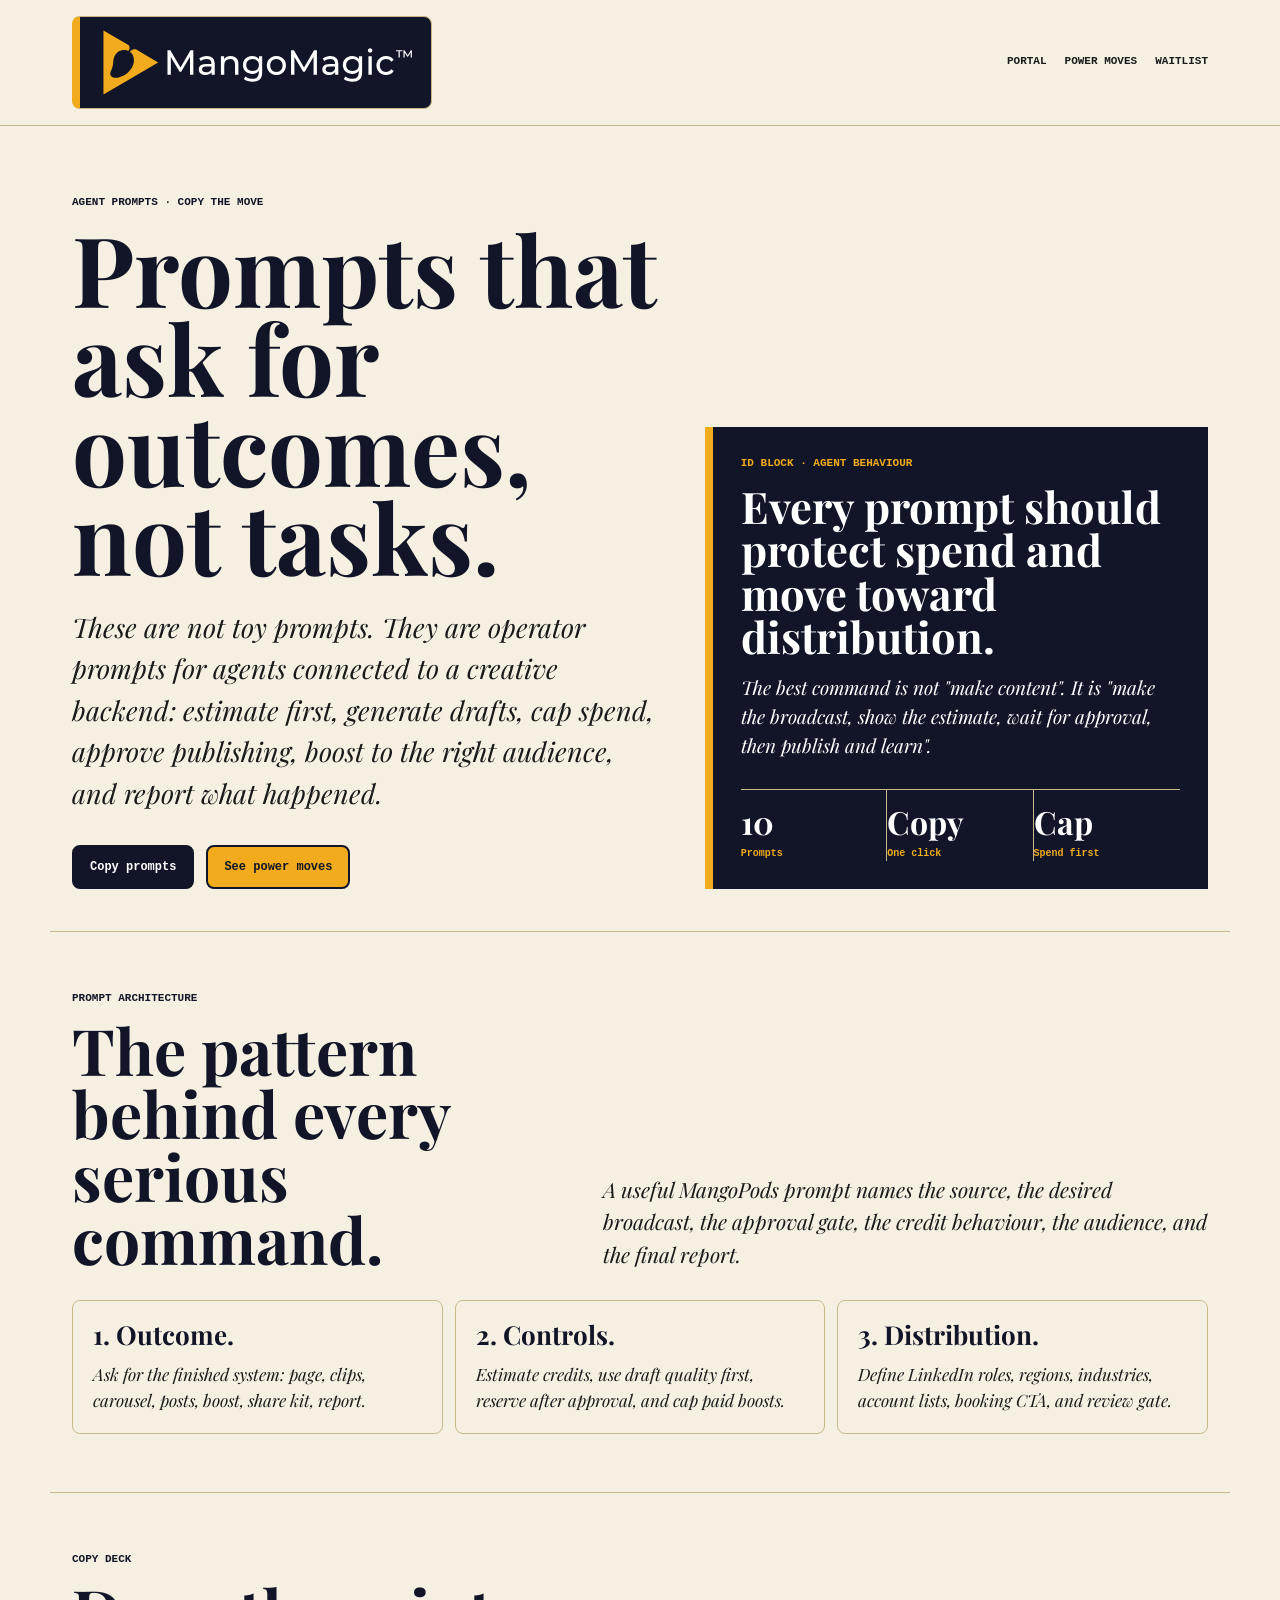
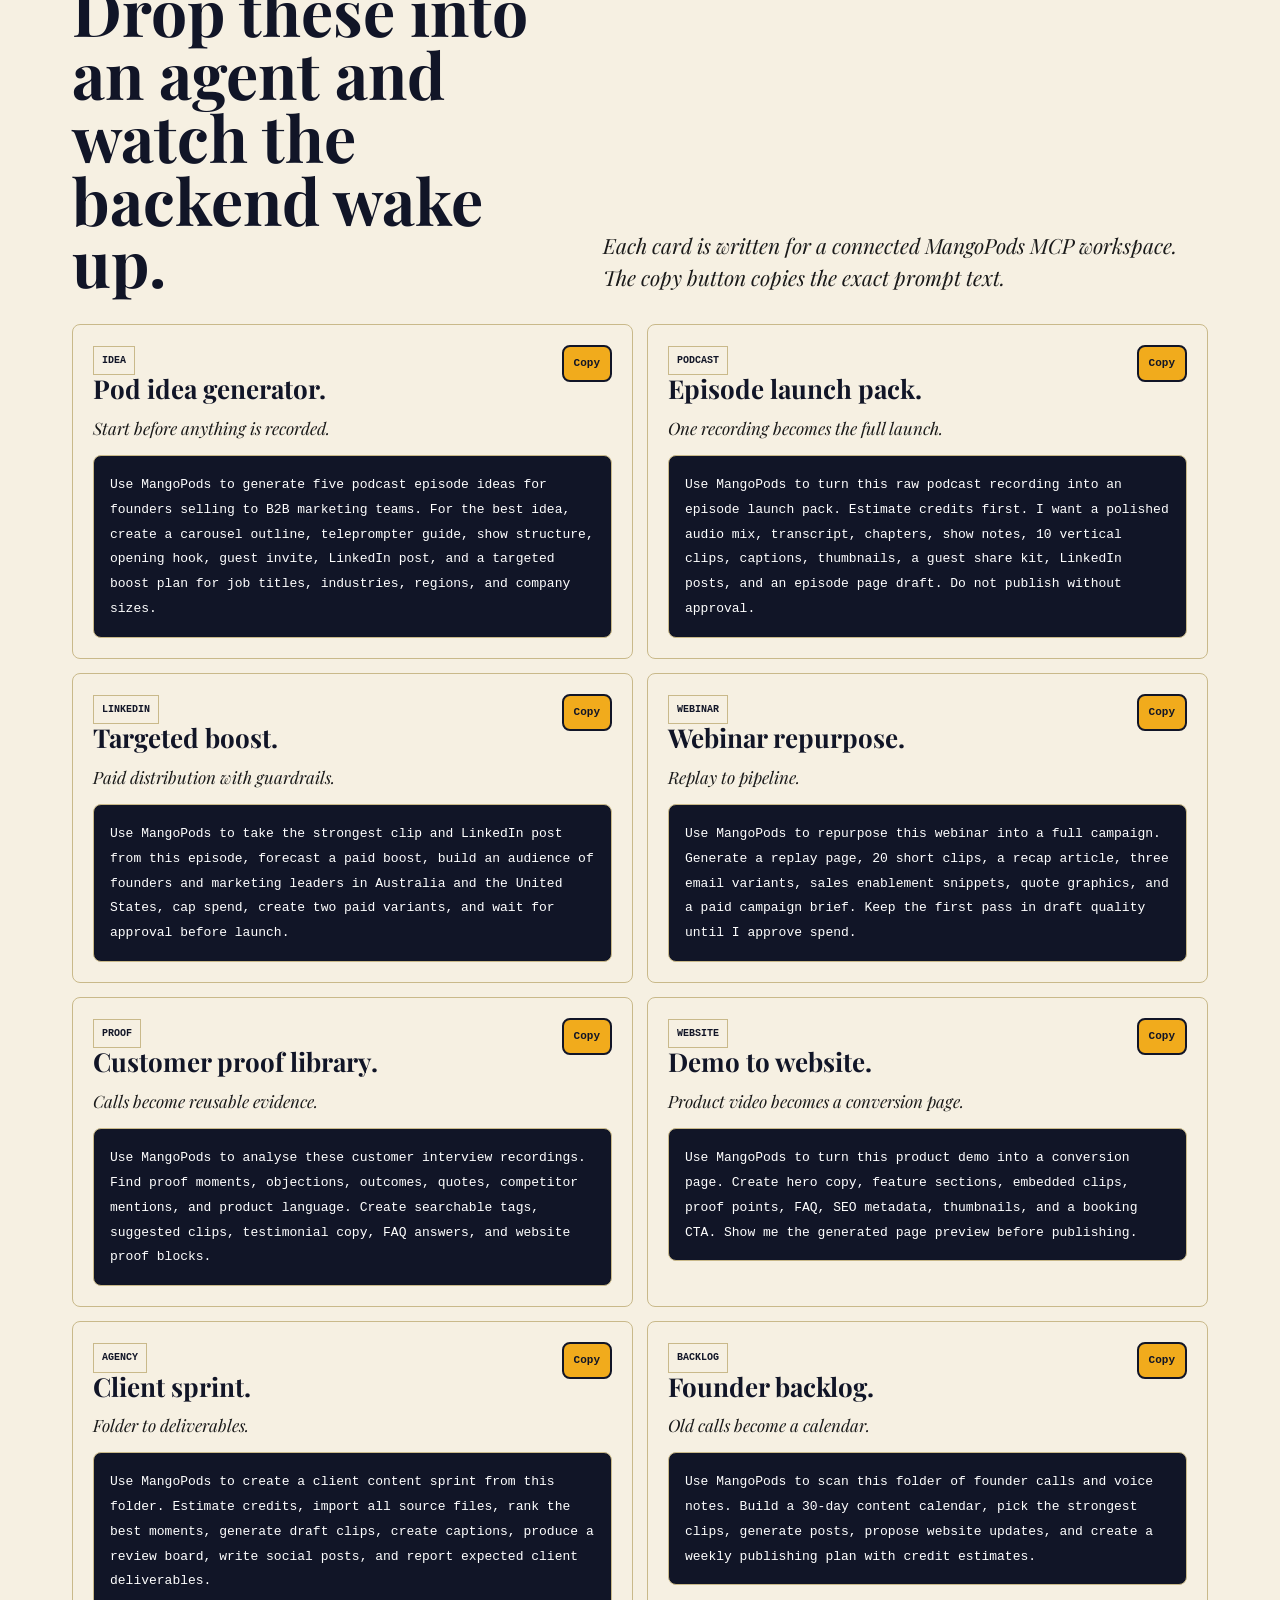
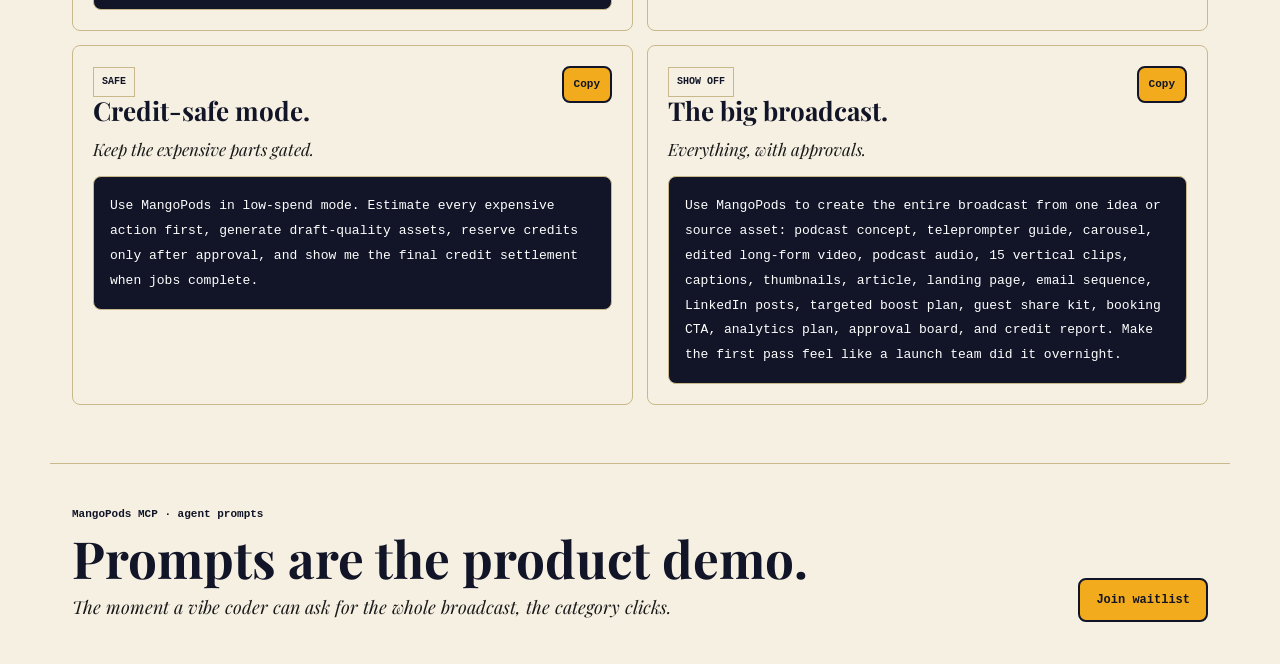
<file: agent-prompts.html>
<!doctype html>
<html lang="en">
<head>
  <meta charset="utf-8">
  <meta name="viewport" content="width=device-width, initial-scale=1">
  <title>MangoPods MCP Agent Prompts</title>
  <meta name="description" content="Copy-ready MangoPods MCP prompts for agents, vibe coders, content teams, and partner apps.">
  <link rel="canonical" href="https://mangomagic.live/api">
  <link rel="preconnect" href="https://fonts.googleapis.com">
  <link rel="preconnect" href="https://fonts.gstatic.com" crossorigin>
  <link href="https://fonts.googleapis.com/css2?family=Montserrat:wght@700;800&family=Playfair+Display:ital,wght@0,600;0,700;0,800;1,400;1,600;1,700&display=swap" rel="stylesheet">
  <link rel="stylesheet" href="assets/mangopods-pages.css">
</head>
<body>
  <div class="shell">
    <header class="topbar">
      <div class="topbar-inner">
        <a class="brand" href="index.html" aria-label="MangoPods MCP home">
          <img src="assets/mangomagic_wide_dark.svg" alt="MangoMagic">
        </a>
        <nav class="nav" aria-label="Agent prompts navigation">
          <a href="index.html">Portal</a>
          <a href="power-moves.html">Power moves</a>
          <a href="https://mangomagic.live/waitlist?ref=github">Waitlist</a>
        </nav>
      </div>
    </header>

    <main>
      <section class="hero">
        <div>
          <span class="label">Agent prompts · copy the move</span>
          <h1>Prompts that ask for outcomes, not tasks.</h1>
          <p>These are not toy prompts. They are operator prompts for agents connected to a creative backend: estimate first, generate drafts, cap spend, approve publishing, boost to the right audience, and report what happened.</p>
          <div class="hero-actions">
            <a class="button" href="#prompts">Copy prompts</a>
            <a class="button secondary" href="power-moves.html">See power moves</a>
          </div>
        </div>
        <aside class="id-block">
          <div>
            <span class="label">ID block · agent behaviour</span>
            <h2>Every prompt should protect spend and move toward distribution.</h2>
            <p>The best command is not "make content". It is "make the broadcast, show the estimate, wait for approval, then publish and learn".</p>
          </div>
          <div class="stats">
            <div class="stat">
              <strong>10</strong>
              <span class="stat-label">Prompts</span>
            </div>
            <div class="stat">
              <strong>Copy</strong>
              <span class="stat-label">One click</span>
            </div>
            <div class="stat">
              <strong>Cap</strong>
              <span class="stat-label">Spend first</span>
            </div>
          </div>
        </aside>
      </section>

      <section class="section">
        <div class="section-head">
          <div>
            <span class="label">Prompt architecture</span>
            <h2 class="section-title">The pattern behind every serious command.</h2>
          </div>
          <p>A useful MangoPods prompt names the source, the desired broadcast, the approval gate, the credit behaviour, the audience, and the final report.</p>
        </div>
        <div class="grid">
          <article class="metric-card"><h3>1. Outcome.</h3><p>Ask for the finished system: page, clips, carousel, posts, boost, share kit, report.</p></article>
          <article class="metric-card"><h3>2. Controls.</h3><p>Estimate credits, use draft quality first, reserve after approval, and cap paid boosts.</p></article>
          <article class="metric-card"><h3>3. Distribution.</h3><p>Define LinkedIn roles, regions, industries, account lists, booking CTA, and review gate.</p></article>
        </div>
      </section>

      <section class="section" id="prompts">
        <div class="section-head">
          <div>
            <span class="label">Copy deck</span>
            <h2 class="section-title">Drop these into an agent and watch the backend wake up.</h2>
          </div>
          <p>Each card is written for a connected MangoPods MCP workspace. The copy button copies the exact prompt text.</p>
        </div>
        <div class="prompt-grid">
          <article class="prompt-card">
            <div class="prompt-top">
              <div><span class="tag">Idea</span><h3>Pod idea generator.</h3><p>Start before anything is recorded.</p></div>
              <button class="copy-button" type="button">Copy</button>
            </div>
            <pre><code>Use MangoPods to generate five podcast episode ideas for founders selling to B2B marketing teams. For the best idea, create a carousel outline, teleprompter guide, show structure, opening hook, guest invite, LinkedIn post, and a targeted boost plan for job titles, industries, regions, and company sizes.</code></pre>
          </article>

          <article class="prompt-card">
            <div class="prompt-top">
              <div><span class="tag">Podcast</span><h3>Episode launch pack.</h3><p>One recording becomes the full launch.</p></div>
              <button class="copy-button" type="button">Copy</button>
            </div>
            <pre><code>Use MangoPods to turn this raw podcast recording into an episode launch pack. Estimate credits first. I want a polished audio mix, transcript, chapters, show notes, 10 vertical clips, captions, thumbnails, a guest share kit, LinkedIn posts, and an episode page draft. Do not publish without approval.</code></pre>
          </article>

          <article class="prompt-card">
            <div class="prompt-top">
              <div><span class="tag">LinkedIn</span><h3>Targeted boost.</h3><p>Paid distribution with guardrails.</p></div>
              <button class="copy-button" type="button">Copy</button>
            </div>
            <pre><code>Use MangoPods to take the strongest clip and LinkedIn post from this episode, forecast a paid boost, build an audience of founders and marketing leaders in Australia and the United States, cap spend, create two paid variants, and wait for approval before launch.</code></pre>
          </article>

          <article class="prompt-card">
            <div class="prompt-top">
              <div><span class="tag">Webinar</span><h3>Webinar repurpose.</h3><p>Replay to pipeline.</p></div>
              <button class="copy-button" type="button">Copy</button>
            </div>
            <pre><code>Use MangoPods to repurpose this webinar into a full campaign. Generate a replay page, 20 short clips, a recap article, three email variants, sales enablement snippets, quote graphics, and a paid campaign brief. Keep the first pass in draft quality until I approve spend.</code></pre>
          </article>

          <article class="prompt-card">
            <div class="prompt-top">
              <div><span class="tag">Proof</span><h3>Customer proof library.</h3><p>Calls become reusable evidence.</p></div>
              <button class="copy-button" type="button">Copy</button>
            </div>
            <pre><code>Use MangoPods to analyse these customer interview recordings. Find proof moments, objections, outcomes, quotes, competitor mentions, and product language. Create searchable tags, suggested clips, testimonial copy, FAQ answers, and website proof blocks.</code></pre>
          </article>

          <article class="prompt-card">
            <div class="prompt-top">
              <div><span class="tag">Website</span><h3>Demo to website.</h3><p>Product video becomes a conversion page.</p></div>
              <button class="copy-button" type="button">Copy</button>
            </div>
            <pre><code>Use MangoPods to turn this product demo into a conversion page. Create hero copy, feature sections, embedded clips, proof points, FAQ, SEO metadata, thumbnails, and a booking CTA. Show me the generated page preview before publishing.</code></pre>
          </article>

          <article class="prompt-card">
            <div class="prompt-top">
              <div><span class="tag">Agency</span><h3>Client sprint.</h3><p>Folder to deliverables.</p></div>
              <button class="copy-button" type="button">Copy</button>
            </div>
            <pre><code>Use MangoPods to create a client content sprint from this folder. Estimate credits, import all source files, rank the best moments, generate draft clips, create captions, produce a review board, write social posts, and report expected client deliverables.</code></pre>
          </article>

          <article class="prompt-card">
            <div class="prompt-top">
              <div><span class="tag">Backlog</span><h3>Founder backlog.</h3><p>Old calls become a calendar.</p></div>
              <button class="copy-button" type="button">Copy</button>
            </div>
            <pre><code>Use MangoPods to scan this folder of founder calls and voice notes. Build a 30-day content calendar, pick the strongest clips, generate posts, propose website updates, and create a weekly publishing plan with credit estimates.</code></pre>
          </article>

          <article class="prompt-card">
            <div class="prompt-top">
              <div><span class="tag">Safe</span><h3>Credit-safe mode.</h3><p>Keep the expensive parts gated.</p></div>
              <button class="copy-button" type="button">Copy</button>
            </div>
            <pre><code>Use MangoPods in low-spend mode. Estimate every expensive action first, generate draft-quality assets, reserve credits only after approval, and show me the final credit settlement when jobs complete.</code></pre>
          </article>

          <article class="prompt-card">
            <div class="prompt-top">
              <div><span class="tag">Show off</span><h3>The big broadcast.</h3><p>Everything, with approvals.</p></div>
              <button class="copy-button" type="button">Copy</button>
            </div>
            <pre><code>Use MangoPods to create the entire broadcast from one idea or source asset: podcast concept, teleprompter guide, carousel, edited long-form video, podcast audio, 15 vertical clips, captions, thumbnails, article, landing page, email sequence, LinkedIn posts, targeted boost plan, guest share kit, booking CTA, analytics plan, approval board, and credit report. Make the first pass feel like a launch team did it overnight.</code></pre>
          </article>
        </div>
      </section>
    </main>

    <footer class="footer">
      <div>
        <span class="footer-label">MangoPods MCP · agent prompts</span>
        <h2>Prompts are the product demo.</h2>
        <p>The moment a vibe coder can ask for the whole broadcast, the category clicks.</p>
      </div>
      <a class="button secondary" href="https://mangomagic.live/waitlist?ref=github">Join waitlist</a>
    </footer>
  </div>
  <script>
    document.querySelectorAll(".copy-button").forEach((button) => {
      button.addEventListener("click", async () => {
        const prompt = button.closest(".prompt-card").querySelector("code").innerText;
        try {
          await navigator.clipboard.writeText(prompt);
          button.textContent = "Copied";
          setTimeout(() => button.textContent = "Copy", 1300);
        } catch {
          button.textContent = "Select";
          setTimeout(() => button.textContent = "Copy", 1300);
        }
      });
    });
  </script>
</body>
</html>
</file>
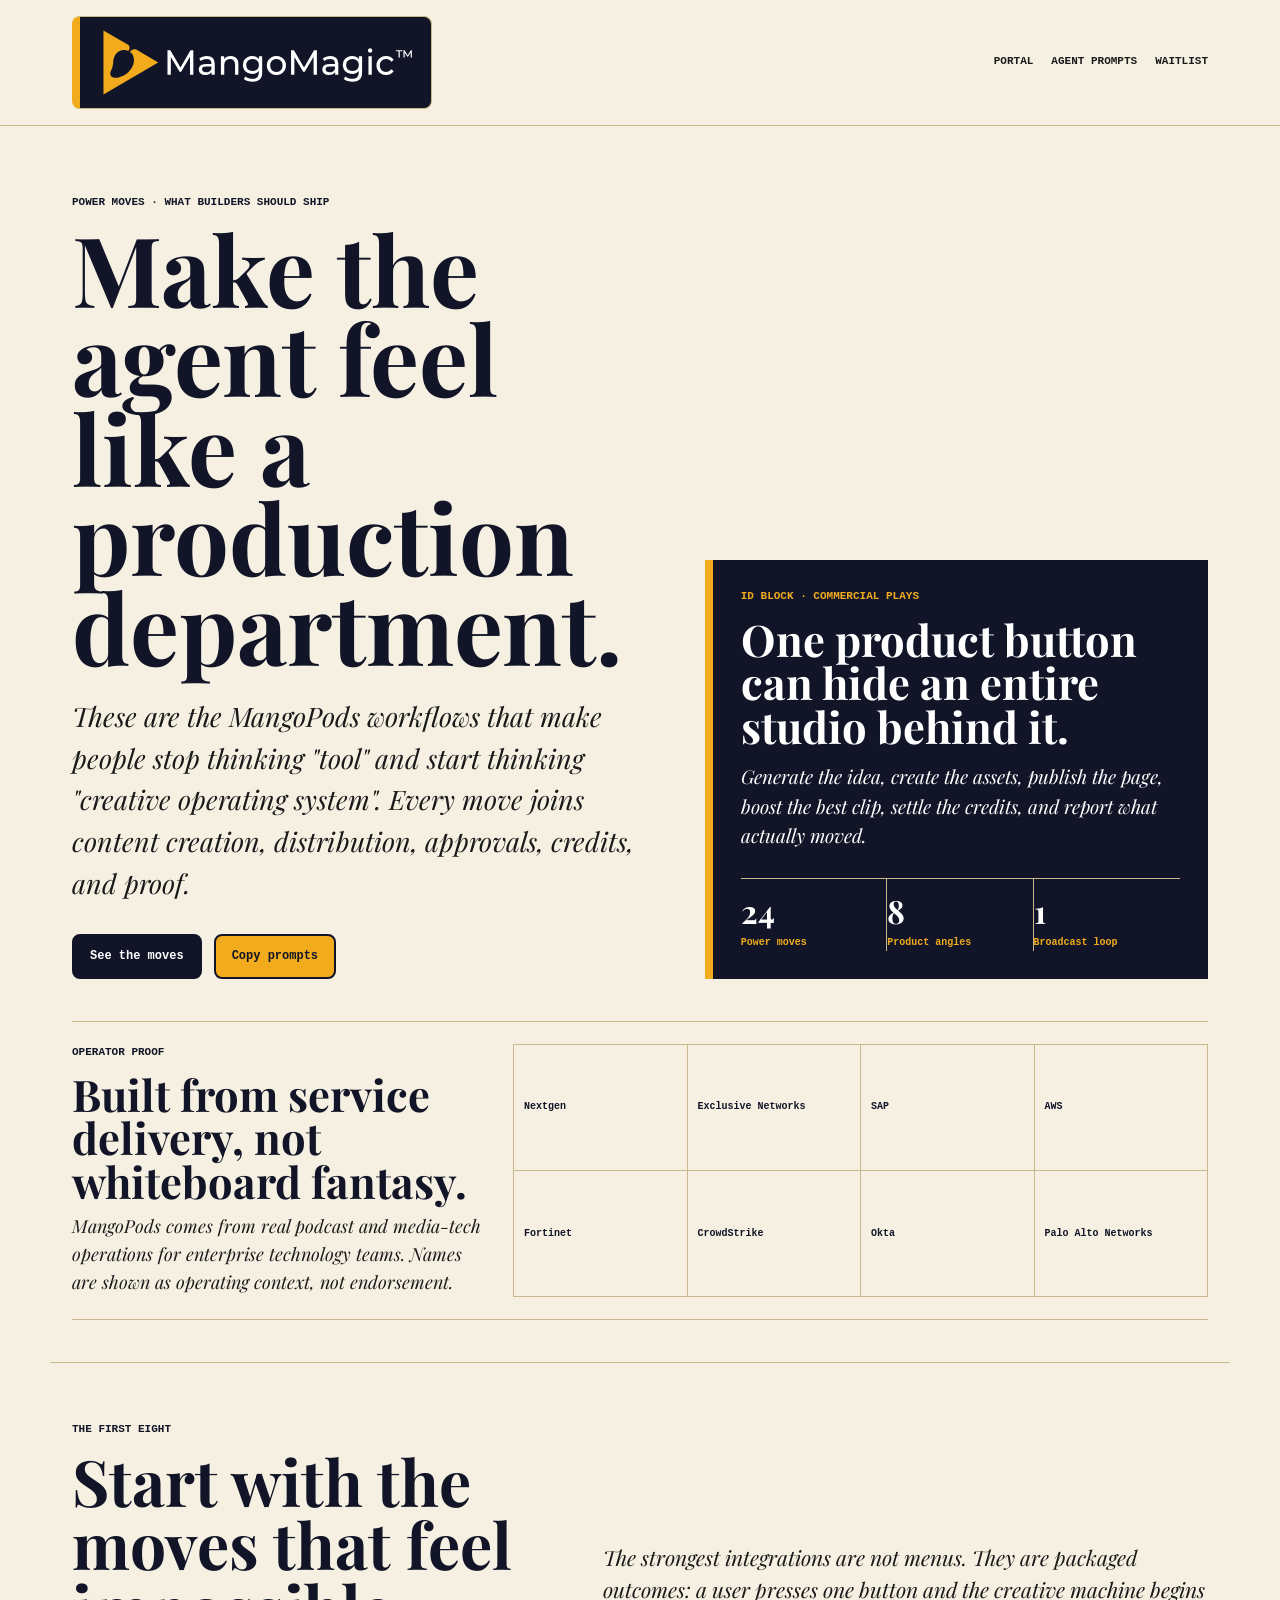
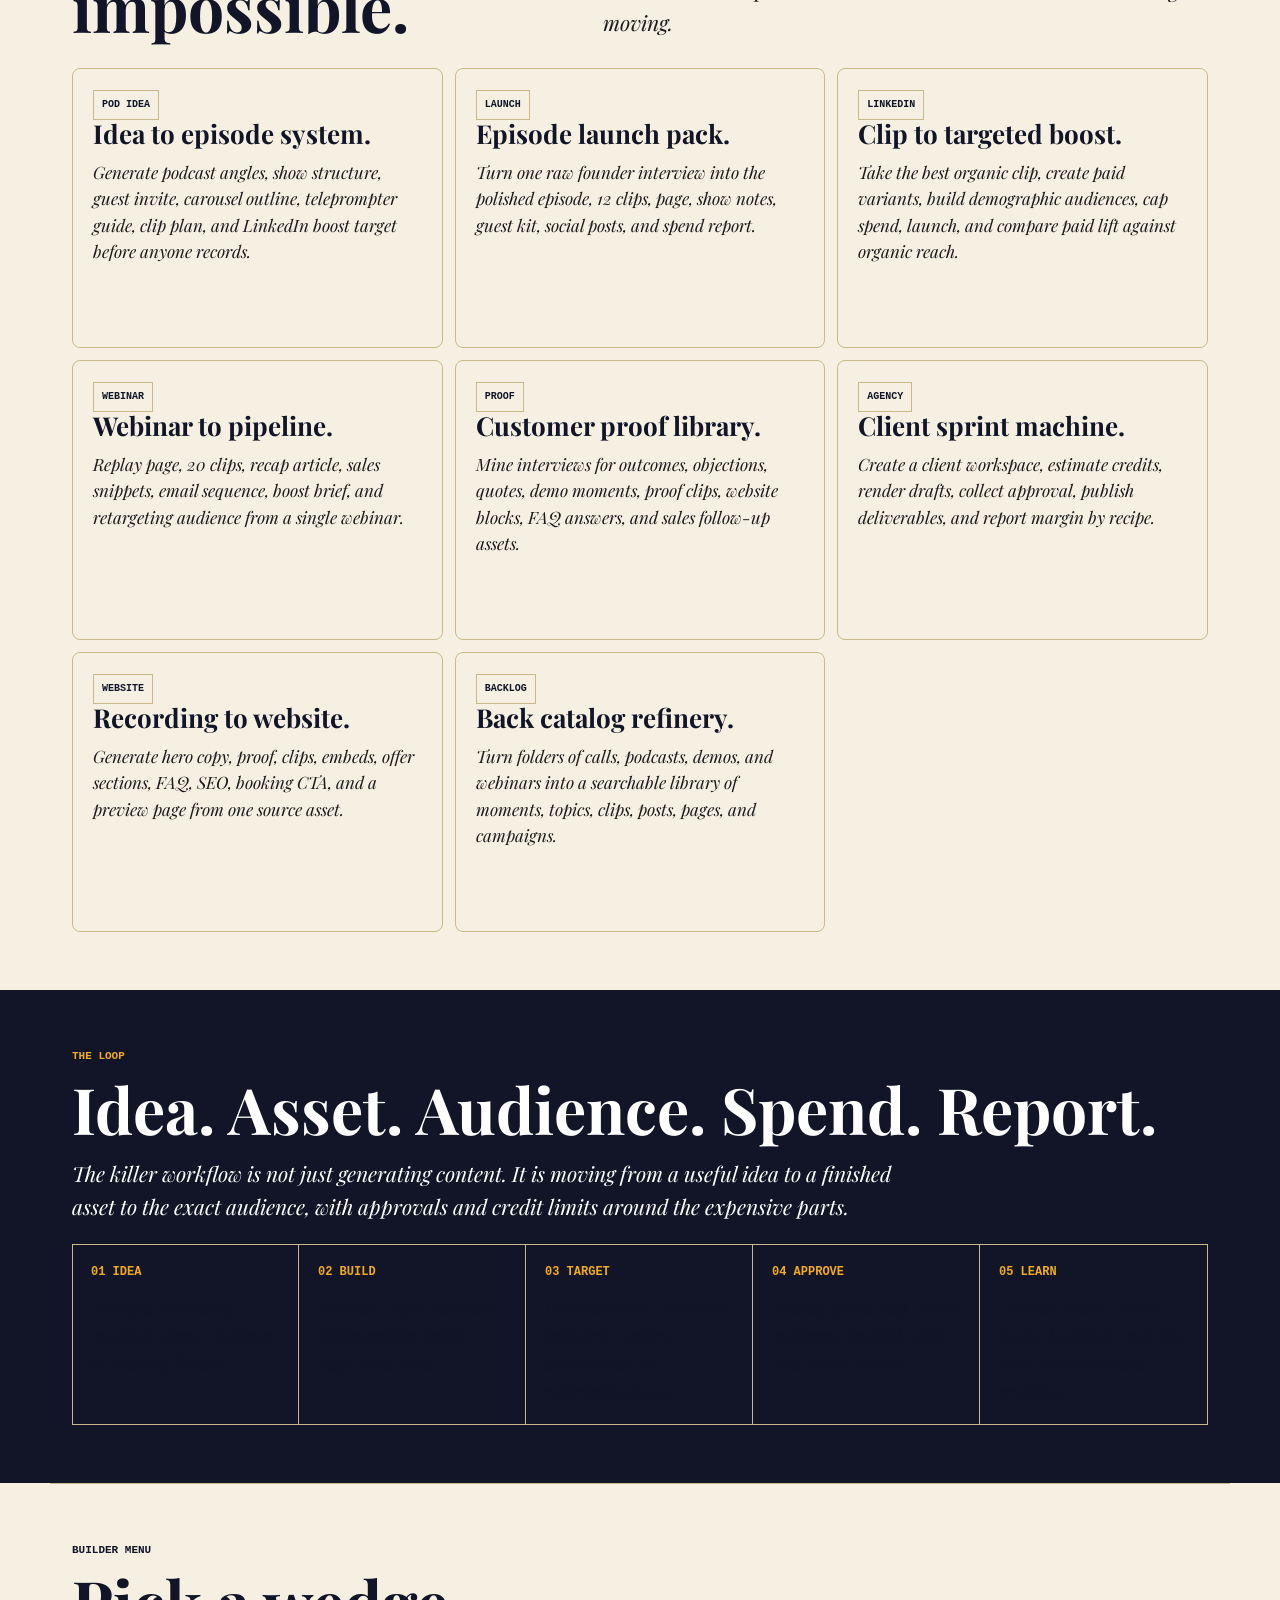
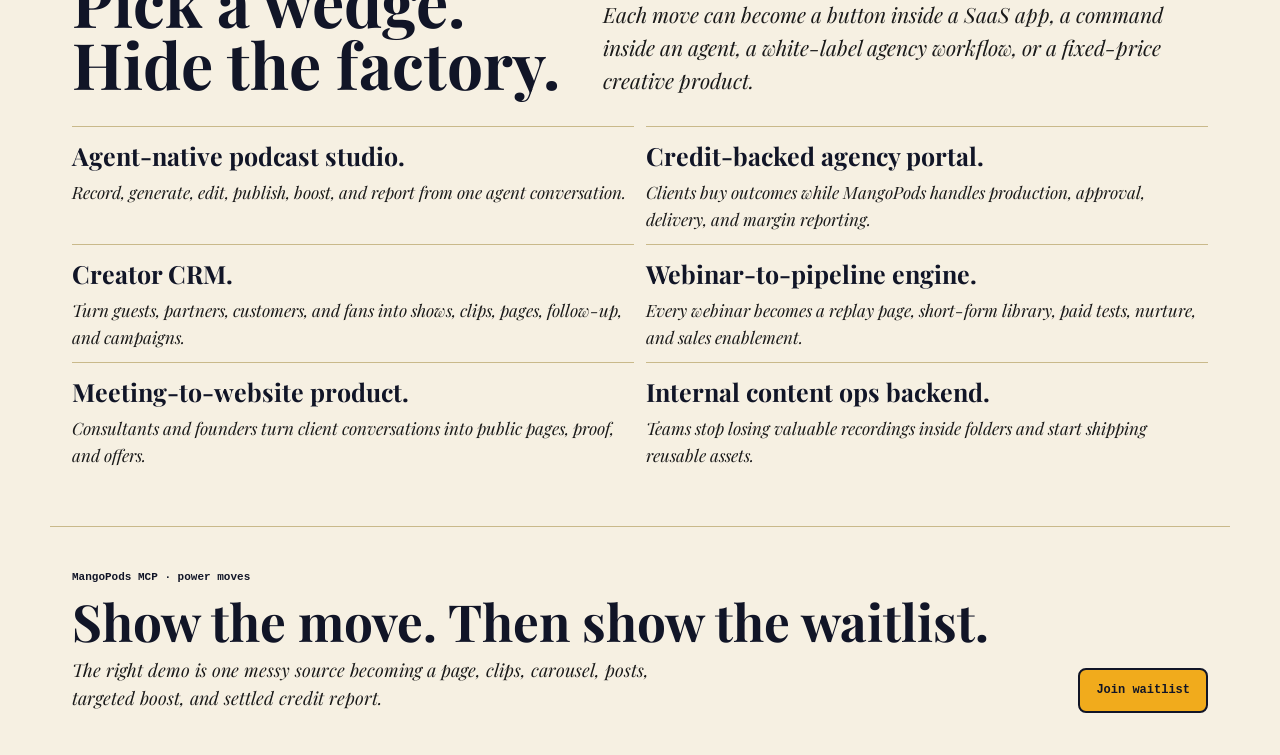
<file: power-moves.html>
<!doctype html>
<html lang="en">
<head>
  <meta charset="utf-8">
  <meta name="viewport" content="width=device-width, initial-scale=1">
  <title>MangoPods MCP Power Moves</title>
  <meta name="description" content="High-value MangoPods MCP workflows for vibe coders, agencies, creators, SaaS teams, and partner apps.">
  <link rel="canonical" href="https://mangomagic.live/api">
  <link rel="preconnect" href="https://fonts.googleapis.com">
  <link rel="preconnect" href="https://fonts.gstatic.com" crossorigin>
  <link href="https://fonts.googleapis.com/css2?family=Montserrat:wght@700;800&family=Playfair+Display:ital,wght@0,600;0,700;0,800;1,400;1,600;1,700&display=swap" rel="stylesheet">
  <link rel="stylesheet" href="assets/mangopods-pages.css">
</head>
<body>
  <div class="shell">
    <header class="topbar">
      <div class="topbar-inner">
        <a class="brand" href="index.html" aria-label="MangoPods MCP home">
          <img src="assets/mangomagic_wide_dark.svg" alt="MangoMagic">
        </a>
        <nav class="nav" aria-label="Power moves navigation">
          <a href="index.html">Portal</a>
          <a href="agent-prompts.html">Agent prompts</a>
          <a href="https://mangomagic.live/waitlist?ref=github">Waitlist</a>
        </nav>
      </div>
    </header>

    <main>
      <section class="hero">
        <div>
          <span class="label">Power moves · what builders should ship</span>
          <h1>Make the agent feel like a production department.</h1>
          <p>These are the MangoPods workflows that make people stop thinking "tool" and start thinking "creative operating system". Every move joins content creation, distribution, approvals, credits, and proof.</p>
          <div class="hero-actions">
            <a class="button" href="#moves">See the moves</a>
            <a class="button secondary" href="agent-prompts.html">Copy prompts</a>
          </div>
        </div>
        <aside class="id-block">
          <div>
            <span class="label">ID block · commercial plays</span>
            <h2>One product button can hide an entire studio behind it.</h2>
            <p>Generate the idea, create the assets, publish the page, boost the best clip, settle the credits, and report what actually moved.</p>
          </div>
          <div class="stats">
            <div class="stat">
              <strong>24</strong>
              <span class="stat-label">Power moves</span>
            </div>
            <div class="stat">
              <strong>8</strong>
              <span class="stat-label">Product angles</span>
            </div>
            <div class="stat">
              <strong>1</strong>
              <span class="stat-label">Broadcast loop</span>
            </div>
          </div>
        </aside>
      </section>

      <section class="proof-strip">
        <div class="proof-strip-inner">
          <div>
            <span class="label">Operator proof</span>
            <h2>Built from service delivery, not whiteboard fantasy.</h2>
            <p>MangoPods comes from real podcast and media-tech operations for enterprise technology teams. Names are shown as operating context, not endorsement.</p>
          </div>
          <div class="proof-names" aria-label="Enterprise operator context">
            <span class="proof-name">Nextgen</span>
            <span class="proof-name">Exclusive Networks</span>
            <span class="proof-name">SAP</span>
            <span class="proof-name">AWS</span>
            <span class="proof-name">Fortinet</span>
            <span class="proof-name">CrowdStrike</span>
            <span class="proof-name">Okta</span>
            <span class="proof-name">Palo Alto Networks</span>
          </div>
        </div>
      </section>

      <section class="section" id="moves">
        <div class="section-head">
          <div>
            <span class="label">The first eight</span>
            <h2 class="section-title">Start with the moves that feel impossible.</h2>
          </div>
          <p>The strongest integrations are not menus. They are packaged outcomes: a user presses one button and the creative machine begins moving.</p>
        </div>
        <div class="grid">
          <article class="move-card">
            <div>
              <span class="tag">Pod idea</span>
              <h3>Idea to episode system.</h3>
              <p>Generate podcast angles, show structure, guest invite, carousel outline, teleprompter guide, clip plan, and LinkedIn boost target before anyone records.</p>
            </div>
          </article>
          <article class="move-card">
            <div>
              <span class="tag">Launch</span>
              <h3>Episode launch pack.</h3>
              <p>Turn one raw founder interview into the polished episode, 12 clips, page, show notes, guest kit, social posts, and spend report.</p>
            </div>
          </article>
          <article class="move-card">
            <div>
              <span class="tag">LinkedIn</span>
              <h3>Clip to targeted boost.</h3>
              <p>Take the best organic clip, create paid variants, build demographic audiences, cap spend, launch, and compare paid lift against organic reach.</p>
            </div>
          </article>
          <article class="move-card">
            <div>
              <span class="tag">Webinar</span>
              <h3>Webinar to pipeline.</h3>
              <p>Replay page, 20 clips, recap article, sales snippets, email sequence, boost brief, and retargeting audience from a single webinar.</p>
            </div>
          </article>
          <article class="move-card">
            <div>
              <span class="tag">Proof</span>
              <h3>Customer proof library.</h3>
              <p>Mine interviews for outcomes, objections, quotes, demo moments, proof clips, website blocks, FAQ answers, and sales follow-up assets.</p>
            </div>
          </article>
          <article class="move-card">
            <div>
              <span class="tag">Agency</span>
              <h3>Client sprint machine.</h3>
              <p>Create a client workspace, estimate credits, render drafts, collect approval, publish deliverables, and report margin by recipe.</p>
            </div>
          </article>
          <article class="move-card">
            <div>
              <span class="tag">Website</span>
              <h3>Recording to website.</h3>
              <p>Generate hero copy, proof, clips, embeds, offer sections, FAQ, SEO, booking CTA, and a preview page from one source asset.</p>
            </div>
          </article>
          <article class="move-card">
            <div>
              <span class="tag">Backlog</span>
              <h3>Back catalog refinery.</h3>
              <p>Turn folders of calls, podcasts, demos, and webinars into a searchable library of moments, topics, clips, posts, pages, and campaigns.</p>
            </div>
          </article>
        </div>
      </section>

      <section class="band">
        <div class="band-inner">
          <span class="label">The loop</span>
          <h2>Idea. Asset. Audience. Spend. Report.</h2>
          <p>The killer workflow is not just generating content. It is moving from a useful idea to a finished asset to the exact audience, with approvals and credit limits around the expensive parts.</p>
          <div class="flow">
            <div class="flow-step"><strong>01 Idea</strong><span>Prompt, recording, meeting, demo, webinar, or backlog folder.</span></div>
            <div class="flow-step"><strong>02 Build</strong><span>Podcast, clips, carousel, teleprompter guide, page, and posts.</span></div>
            <div class="flow-step"><strong>03 Target</strong><span>LinkedIn role, seniority, industry, region, account list, or retargeting pool.</span></div>
            <div class="flow-step"><strong>04 Approve</strong><span>Drafts, spend cap, boost audience, publish state, and client review.</span></div>
            <div class="flow-step"><strong>05 Learn</strong><span>Credits, reach, clicks, leads, bookings, and the next recommended creative.</span></div>
          </div>
        </div>
      </section>

      <section class="section">
        <div class="section-head">
          <div>
            <span class="label">Builder menu</span>
            <h2 class="section-title">Pick a wedge. Hide the factory.</h2>
          </div>
          <p>Each move can become a button inside a SaaS app, a command inside an agent, a white-label agency workflow, or a fixed-price creative product.</p>
        </div>
        <div class="move-list">
          <div class="move-row"><h3>Agent-native podcast studio.</h3><p>Record, generate, edit, publish, boost, and report from one agent conversation.</p></div>
          <div class="move-row"><h3>Credit-backed agency portal.</h3><p>Clients buy outcomes while MangoPods handles production, approval, delivery, and margin reporting.</p></div>
          <div class="move-row"><h3>Creator CRM.</h3><p>Turn guests, partners, customers, and fans into shows, clips, pages, follow-up, and campaigns.</p></div>
          <div class="move-row"><h3>Webinar-to-pipeline engine.</h3><p>Every webinar becomes a replay page, short-form library, paid tests, nurture, and sales enablement.</p></div>
          <div class="move-row"><h3>Meeting-to-website product.</h3><p>Consultants and founders turn client conversations into public pages, proof, and offers.</p></div>
          <div class="move-row"><h3>Internal content ops backend.</h3><p>Teams stop losing valuable recordings inside folders and start shipping reusable assets.</p></div>
        </div>
      </section>
    </main>

    <footer class="footer">
      <div>
        <span class="footer-label">MangoPods MCP · power moves</span>
        <h2>Show the move. Then show the waitlist.</h2>
        <p>The right demo is one messy source becoming a page, clips, carousel, posts, targeted boost, and settled credit report.</p>
      </div>
      <a class="button secondary" href="https://mangomagic.live/waitlist?ref=github">Join waitlist</a>
    </footer>
  </div>
</body>
</html>
</file>
<file: assets/mangopods-pages.css>
:root {
  --gold: #F1AB1C;
  --navy: #111527;
  --cream: #F6F0E2;
  --charcoal: #1A1A1A;
  --sand: #C9B98A;
  --white: #FFFFFF;
  --max: 1180px;
  --radius: 8px;
}

* {
  box-sizing: border-box;
}

html {
  scroll-behavior: smooth;
}

body {
  margin: 0;
  color: var(--charcoal);
  background: var(--cream);
  font-family: "Playfair Display", Georgia, serif;
  font-style: italic;
  line-height: 1.55;
}

img {
  display: block;
  max-width: 100%;
}

a {
  color: inherit;
  text-decoration: none;
}

button,
code,
pre,
.label,
.nav a,
.button,
.tag,
.stat-label,
.metric-label,
.proof-name,
.copy-button,
.footer-label {
  font-family: ui-monospace, SFMono-Regular, Menlo, Monaco, Consolas, "Liberation Mono", monospace;
  font-style: normal;
}

button {
  font: inherit;
}

.shell {
  min-height: 100vh;
}

.topbar {
  border-bottom: 1px solid var(--sand);
}

.topbar-inner {
  max-width: var(--max);
  margin: 0 auto;
  padding: 16px 22px;
  display: flex;
  justify-content: space-between;
  gap: 24px;
  align-items: center;
}

.brand {
  width: min(360px, 72vw);
  display: block;
  background: var(--navy);
  border: 1px solid var(--sand);
  border-left: 8px solid var(--gold);
  border-radius: var(--radius);
  padding: 12px 16px 12px 22px;
}

.nav {
  display: flex;
  gap: 18px;
  align-items: center;
  flex-wrap: wrap;
  justify-content: flex-end;
  font-size: 11px;
  font-weight: 800;
  text-transform: uppercase;
}

.nav a {
  border-bottom: 2px solid transparent;
  padding: 6px 0;
}

.nav a:hover {
  border-color: var(--gold);
}

.hero {
  max-width: var(--max);
  margin: 0 auto;
  padding: 68px 22px 42px;
  display: grid;
  grid-template-columns: minmax(0, 1.08fr) minmax(300px, 0.92fr);
  gap: 42px;
  align-items: end;
}

.label {
  display: block;
  margin-bottom: 12px;
  color: var(--navy);
  font-size: 11px;
  font-weight: 800;
  text-transform: uppercase;
  white-space: pre-wrap;
}

.hero h1,
.section-title,
.panel h2 {
  margin: 0;
  color: var(--navy);
  font-style: normal;
  letter-spacing: 0;
}

.hero h1 {
  font-size: clamp(48px, 7.6vw, 112px);
  line-height: 0.92;
  max-width: 900px;
}

.hero p {
  max-width: 760px;
  margin: 26px 0 0;
  font-size: clamp(20px, 2.1vw, 30px);
}

.hero-actions {
  display: flex;
  flex-wrap: wrap;
  gap: 12px;
  align-items: center;
  margin-top: 30px;
}

.button {
  display: inline-flex;
  min-height: 44px;
  align-items: center;
  justify-content: center;
  padding: 11px 16px;
  border: 2px solid var(--navy);
  border-radius: var(--radius);
  background: var(--navy);
  color: var(--white);
  font-size: 12px;
  font-weight: 800;
  cursor: pointer;
}

.button.secondary {
  background: var(--gold);
  color: var(--navy);
}

.id-block {
  min-height: 360px;
  padding: 28px;
  border-left: 8px solid var(--gold);
  background: var(--navy);
  color: var(--white);
  display: flex;
  flex-direction: column;
  justify-content: space-between;
  gap: 28px;
}

.id-block .label,
.id-block .stat-label,
.id-block .metric-label {
  color: var(--gold);
}

.id-block h2 {
  margin: 10px 0 0;
  color: var(--white);
  font-size: clamp(30px, 3.4vw, 52px);
  line-height: 1;
  font-style: normal;
}

.id-block p {
  margin: 14px 0 0;
  color: var(--white);
  font-size: 19px;
}

.stats {
  display: grid;
  grid-template-columns: repeat(3, minmax(0, 1fr));
  border-top: 1px solid var(--sand);
}

.stat {
  padding: 16px 14px 0 0;
  border-right: 1px solid var(--sand);
}

.stat:last-child {
  border-right: 0;
}

.stat strong {
  display: block;
  color: var(--white);
  font-size: 32px;
  line-height: 1;
  font-style: normal;
}

.stat-label {
  display: block;
  margin-top: 8px;
  font-size: 10px;
  font-weight: 800;
  white-space: pre-wrap;
}

.section {
  max-width: var(--max);
  margin: 0 auto;
  padding: 58px 22px;
  border-top: 1px solid var(--sand);
}

.section-head {
  display: grid;
  grid-template-columns: minmax(0, 0.82fr) minmax(280px, 1fr);
  gap: 34px;
  align-items: end;
  margin-bottom: 30px;
}

.section-title {
  font-size: clamp(36px, 5vw, 76px);
  line-height: 0.98;
}

.section-head p {
  margin: 0;
  font-size: 21px;
}

.proof-strip {
  max-width: var(--max);
  margin: 0 auto;
  padding: 0 22px 42px;
}

.proof-strip-inner {
  display: grid;
  grid-template-columns: minmax(0, 0.75fr) minmax(280px, 1.25fr);
  gap: 24px;
  border-top: 1px solid var(--sand);
  border-bottom: 1px solid var(--sand);
  padding: 22px 0;
}

.proof-strip h2 {
  margin: 0;
  color: var(--navy);
  font-style: normal;
  font-size: clamp(28px, 3.4vw, 48px);
  line-height: 1;
}

.proof-strip p {
  margin: 10px 0 0;
  font-size: 18px;
}

.proof-names {
  display: grid;
  grid-template-columns: repeat(4, minmax(0, 1fr));
  border-top: 1px solid var(--sand);
  border-left: 1px solid var(--sand);
}

.proof-name {
  min-height: 44px;
  display: flex;
  align-items: center;
  padding: 10px;
  border-right: 1px solid var(--sand);
  border-bottom: 1px solid var(--sand);
  color: var(--navy);
  font-size: 10px;
  font-weight: 800;
  line-height: 1.2;
}

.grid {
  display: grid;
  grid-template-columns: repeat(3, minmax(0, 1fr));
  gap: 12px;
}

.grid.two {
  grid-template-columns: repeat(2, minmax(0, 1fr));
}

.move-card,
.prompt-card,
.metric-card {
  border: 1px solid var(--sand);
  border-radius: var(--radius);
  background: var(--cream);
  padding: 20px;
}

.move-card {
  min-height: 280px;
  display: flex;
  flex-direction: column;
  justify-content: space-between;
}

.move-card h3,
.prompt-card h3,
.metric-card h3 {
  margin: 0;
  color: var(--navy);
  font-style: normal;
  font-size: 26px;
  line-height: 1.05;
}

.move-card p,
.prompt-card p,
.metric-card p {
  margin: 12px 0 0;
  font-size: 17px;
}

.tag {
  display: inline-flex;
  align-items: center;
  width: fit-content;
  padding: 6px 8px;
  border: 1px solid var(--sand);
  color: var(--navy);
  font-size: 10px;
  font-weight: 800;
  text-transform: uppercase;
  white-space: pre-wrap;
}

.move-list {
  display: grid;
  grid-template-columns: repeat(2, minmax(0, 1fr));
  gap: 12px;
}

.move-row {
  border-top: 1px solid var(--sand);
  padding-top: 16px;
}

.move-row h3 {
  margin: 0;
  color: var(--navy);
  font-style: normal;
  font-size: 25px;
  line-height: 1.05;
}

.move-row p {
  margin: 10px 0 0;
  font-size: 17px;
}

.flow {
  display: grid;
  grid-template-columns: repeat(5, minmax(0, 1fr));
  gap: 1px;
  border: 1px solid var(--sand);
  margin-top: 22px;
}

.flow-step {
  min-height: 150px;
  padding: 18px;
  border-right: 1px solid var(--sand);
}

.flow-step:last-child {
  border-right: 0;
}

.flow-step strong {
  display: block;
  color: var(--gold);
  font-family: ui-monospace, SFMono-Regular, Menlo, Monaco, Consolas, "Liberation Mono", monospace;
  font-style: normal;
  font-size: 12px;
  text-transform: uppercase;
  margin-bottom: 12px;
}

.flow-step span {
  display: block;
  color: var(--navy);
  font-size: 18px;
}

.prompt-grid {
  display: grid;
  grid-template-columns: repeat(2, minmax(0, 1fr));
  gap: 14px;
}

.prompt-card {
  display: flex;
  flex-direction: column;
  gap: 14px;
}

.prompt-top {
  display: flex;
  justify-content: space-between;
  align-items: flex-start;
  gap: 12px;
}

.copy-button {
  min-height: 36px;
  padding: 8px 10px;
  border: 2px solid var(--navy);
  border-radius: var(--radius);
  background: var(--gold);
  color: var(--navy);
  font-size: 11px;
  font-weight: 800;
  cursor: pointer;
}

.prompt-card pre {
  margin: 0;
  padding: 16px;
  overflow-x: auto;
  border: 1px solid var(--sand);
  border-radius: var(--radius);
  background: var(--navy);
  color: var(--white);
  white-space: pre-wrap;
}

.prompt-card code {
  color: var(--white);
  font-size: 13px;
  line-height: 1.55;
}

.band {
  background: var(--navy);
  color: var(--white);
}

.band-inner {
  max-width: var(--max);
  margin: 0 auto;
  padding: 58px 22px;
}

.band h2 {
  margin: 0;
  color: var(--white);
  font-style: normal;
  font-size: clamp(34px, 5vw, 68px);
  line-height: 1;
}

.band p {
  max-width: 820px;
  margin: 16px 0 0;
  color: var(--white);
  font-size: 21px;
}

.band .label {
  color: var(--gold);
}

.footer {
  max-width: var(--max);
  margin: 0 auto;
  padding: 42px 22px;
  border-top: 1px solid var(--sand);
  display: flex;
  justify-content: space-between;
  align-items: end;
  gap: 22px;
}

.footer h2 {
  margin: 0;
  color: var(--navy);
  font-style: normal;
  font-size: clamp(30px, 4vw, 56px);
  line-height: 1;
}

.footer p {
  margin: 10px 0 0;
  max-width: 640px;
  font-size: 18px;
}

.footer-label {
  display: block;
  margin-bottom: 10px;
  color: var(--navy);
  font-size: 11px;
  font-weight: 800;
  white-space: pre-wrap;
}

@media (max-width: 980px) {
  .hero,
  .section-head,
  .proof-strip-inner {
    grid-template-columns: 1fr;
  }

  .grid,
  .grid.two,
  .prompt-grid,
  .move-list {
    grid-template-columns: repeat(2, minmax(0, 1fr));
  }

  .flow {
    grid-template-columns: 1fr;
  }

  .flow-step {
    border-right: 0;
    border-bottom: 1px solid var(--sand);
  }

  .flow-step:last-child {
    border-bottom: 0;
  }
}

@media (max-width: 700px) {
  .topbar-inner,
  .footer {
    flex-direction: column;
    align-items: flex-start;
  }

  .nav {
    justify-content: flex-start;
  }

  .hero {
    padding-top: 44px;
  }

  .grid,
  .grid.two,
  .prompt-grid,
  .move-list,
  .stats,
  .proof-names {
    grid-template-columns: 1fr;
  }

  .hero h1 {
    font-size: 52px;
  }

  .id-block {
    min-height: auto;
  }
}
</file>
